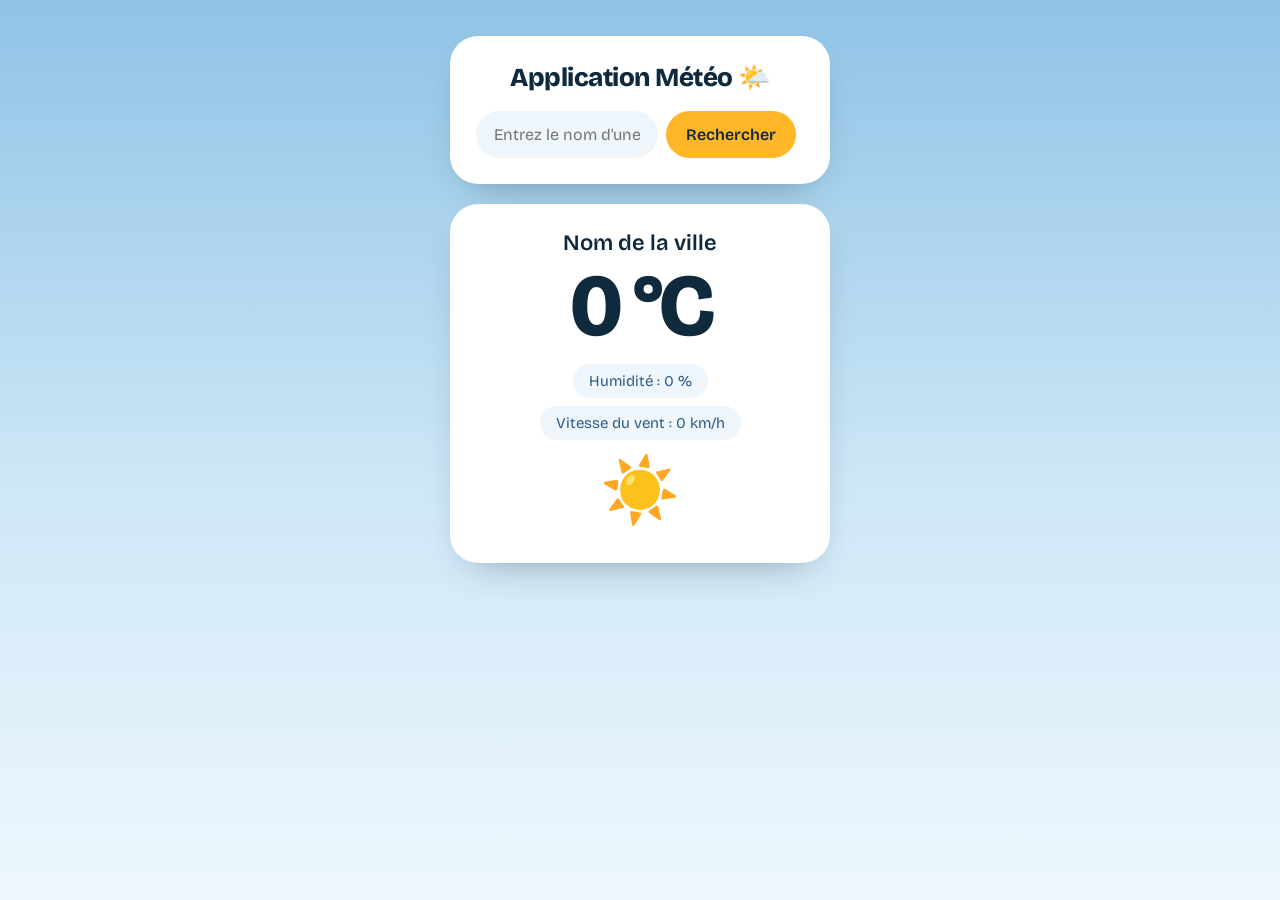
<file: index.html>
<!DOCTYPE html>
<html lang="fr">
<head>
    <meta charset="UTF-8">
    <meta name="viewport" content="width=device-width, initial-scale=1.0">
    <meta http-equiv="refresh" content="0; url=HTML/index.html">
    <title>Weather App</title>
</head>
<body>
    <p>Redirection vers Weather App...</p>
    <a href="HTML/index.html">Ouvrir Weather App</a>
</body>
</html>
</file>
<file: CSS/style.css>
@import url('https://fonts.googleapis.com/css2?family=Bricolage+Grotesque:opsz,wght@12..96,400;12..96,600;12..96,800&display=swap');

:root {
    --sky: #cfe8f7;
    --sky-deep: #8fc3e6;
    --ink: #0f2a3d;
    --muted: #4d6a80;
    --cloud: #ffffff;
    --sun: #ffb627;
    --dusk: #2f5d8a;
}

* {
    margin: 0;
    padding: 0;
    box-sizing: border-box;
}

body {
    font-family: 'Bricolage Grotesque', 'Segoe UI', Arial, sans-serif;
    color: var(--ink);
    background: linear-gradient(180deg, var(--sky-deep) 0%, var(--sky) 55%, #eef7fd 100%);
    min-height: 100vh;
    text-align: center;
    padding: 36px 16px;
}

.container,
.weather {
    background: var(--cloud);
    width: 100%;
    max-width: 380px;
    padding: 26px;
    margin: 0 auto 20px;
    border-radius: 28px;
    box-shadow: 0 18px 40px -22px rgba(15, 42, 61, 0.45);
}

.container h1 {
    font-size: 26px;
    font-weight: 800;
    letter-spacing: -0.5px;
    margin-bottom: 18px;
}

.search {
    display: flex;
    gap: 8px;
}

.search input {
    flex: 1;
    min-width: 0;
    padding: 12px 16px;
    font: inherit;
    color: var(--ink);
    background: #eef6fb;
    border: 2px solid transparent;
    border-radius: 999px;
}

.search input:focus {
    outline: none;
    border-color: var(--dusk);
    background: var(--cloud);
}

.search button {
    padding: 12px 20px;
    font: inherit;
    font-weight: 600;
    color: var(--ink);
    background: var(--sun);
    border: none;
    border-radius: 999px;
    cursor: pointer;
    transition: transform 0.15s ease;
}

.search button:hover {
    transform: translateY(-2px);
}

.search button:focus-visible {
    outline: 3px solid var(--dusk);
    outline-offset: 2px;
}

#loading {
    margin-top: 12px;
    color: var(--dusk);
}

#city-name {
    font-size: 22px;
    font-weight: 600;
}

#icon {
    font-size: 64px;
    margin: 8px 0;
}

#temperature {
    font-size: 88px;
    font-weight: 800;
    line-height: 1;
    letter-spacing: -4px;
    color: var(--ink);
    margin: 6px 0 10px;
}

#description {
    font-size: 18px;
    text-transform: capitalize;
    color: var(--muted);
    margin-bottom: 18px;
}

#humidity,
#wind {
    display: inline-block;
    margin: 4px;
    padding: 8px 16px;
    font-size: 15px;
    color: var(--dusk);
    background: #eef6fb;
    border-radius: 999px;
}

#forecast {
    display: flex;
    flex-wrap: wrap;
    justify-content: center;
    gap: 10px;
    max-width: 380px;
    margin: 20px auto;
}

#forecast > div {
    flex: 1 1 140px;
    background: var(--cloud);
    padding: 16px;
    border-radius: 22px;
    box-shadow: 0 12px 28px -20px rgba(15, 42, 61, 0.5);
}

#forecast h3 {
    font-size: 15px;
    font-weight: 600;
    color: var(--muted);
    margin-bottom: 8px;
}

#forecast p {
    margin: 6px 0;
}

@media (max-width: 400px) {
    #temperature {
        font-size: 72px;
    }
}

@media (prefers-reduced-motion: reduce) {
    .search button {
        transition: none;
    }
}
</file>
